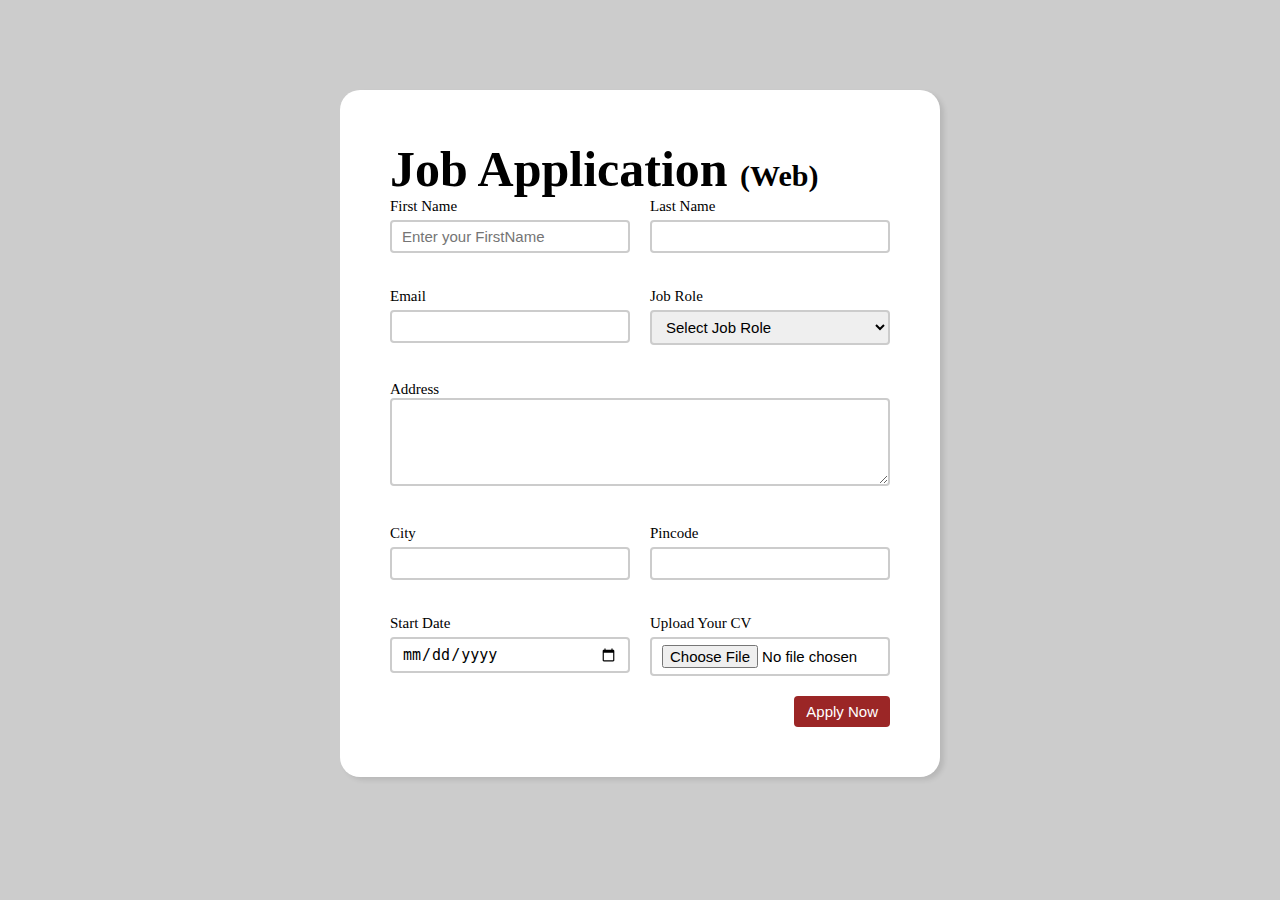
<file: index.html>
<!DOCTYPE html>
<html lang="en">
<head>
    <meta charset="UTF-8">
    <meta name="viewport" content="width=device-width, initial-scale=1.0">
    <link rel ="stylesheet" href="./style.css">
    <title>Job Application Form</title>
</head>
<body>
    <div class="container">
       
            <h1>Job Application <span class="small">(Web)</span></h1>
            <form action="#">
             <div class="form">
                <div class="form_control">
                    <label for="firstname">First Name</label>
                    <input type="text" id="firstname" name="firstname"placeholder="Enter your FirstName">
                </div>
                <div class="form_control">
                    <label for="lastname">Last Name</label>
                    <input type="text" id="lastname" name="lastname">
                </div>
                <div class="form_control">
                        <label for="email">Email</label>
                        <input type="email" id=email name="email">
                </div>
                <div class="form_control">
                    <label for="job">Job Role</label>
                    
                    <select name="job" id="job">
                        <option value="" selected>Select Job Role</option>
                        <option value="webdev">Web Developer</option>
                        <option value="datascience">Data Science</option>
                        <option value="AIengineer">AI Engineer</option>
                        <option value="SDE">Software Developer</option>
                    
                    </select>
                </div>
                <div class=" textarea_control">
                    <label for="address">Address</label>
                    <textarea name="address" id="address" cols="55" rows="4"></textarea>
                </div>
                
               
                <div class="form_control">
                    <label for="city">City</label>
                    <input type="text" name="city" id="city">
                </div>
                <div class="form_control">
                    <label for="pincode">Pincode</label>
                    <input type="number" name="pincode" id="pincode">
                </div>
                <div class="form_control">
                    <label for="date">Start Date</label>
                    <input type="date" name="date" id="date">
                </div>
                 <div class="form_control">
                    <label for="cv">Upload Your CV</label>
                <input type="file">
                </div>
                
                </div>
                <div class="button_container">
                    <button type="submit">Apply Now </button>
                </div>
            </form>
      
            
    </div>
    
</body>
</html>
</file>
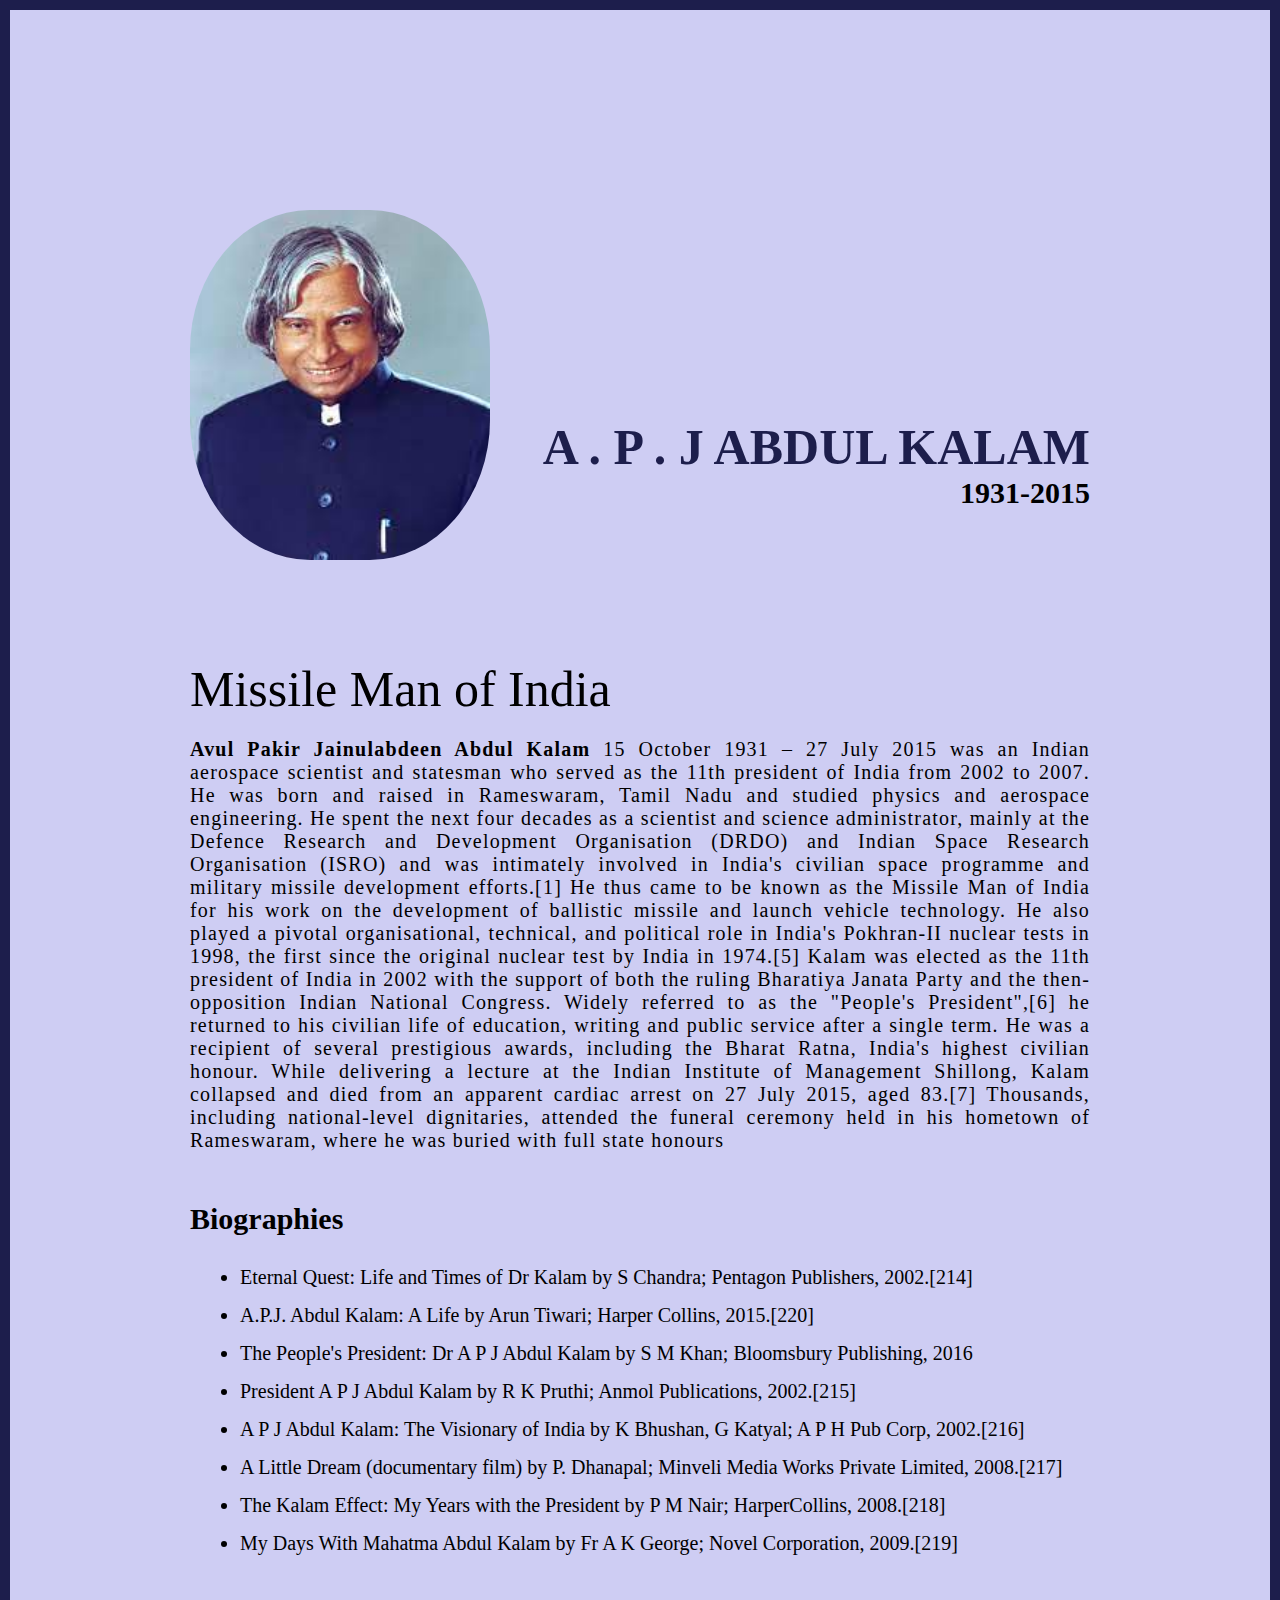
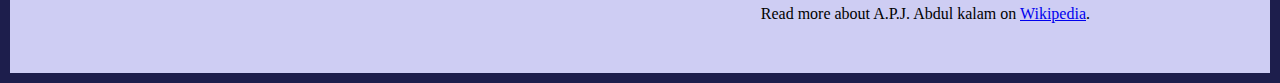
<file: project 1/index.html>
<!DOCTYPE html>
<html lang="en">
<head>
    <meta charset="UTF-8">
    <meta name="viewport" content="width=device-width, initial-scale=1.0">
    <link rel="stylesheet" href="stylee.css">

    <title>The Tribute Website</title>
</head>
<body>
    <div class="container">
        <div class="content">
            <section class="top_section">
                <div class="image_container"><img src="./apj abdul kalam.jpg" alt="A.P.J abdul kalam"></div>
            
        <div>
            <h1>A . P . J Abdul Kalam</h1>
            <h4>1931-2015</h4>
        </div>
        
</section>
<section class="about_section">
    <h2>Missile Man of India</h2>
    <p><b>Avul Pakir Jainulabdeen Abdul Kalam</b>  15 October 1931 – 27 July 2015 was an Indian aerospace
    scientist and statesman who served as the 11th president of India from 2002 to 2007. He was born and raised in
    Rameswaram, Tamil Nadu and studied physics and aerospace engineering. He spent the next four decades as a scientist and
    science administrator, mainly at the Defence Research and Development Organisation (DRDO) and Indian Space Research
    Organisation (ISRO) and was intimately involved in India's civilian space programme and military missile development
    efforts.[1] He thus came to be known as the Missile Man of India for his work on the development of ballistic missile
    and launch vehicle technology. He also played a pivotal organisational, technical, and political role in
    India's Pokhran-II nuclear tests in 1998, the first since the original nuclear test by India in 1974.[5]
    
    Kalam was elected as the 11th president of India in 2002 with the support of both the ruling Bharatiya Janata Party and
    the then-opposition Indian National Congress. Widely referred to as the "People's President",[6] he returned to his
    civilian life of education, writing and public service after a single term. He was a recipient of several prestigious
    awards, including the Bharat Ratna, India's highest civilian honour.
    
    While delivering a lecture at the Indian Institute of Management Shillong, Kalam collapsed and died from an apparent
    cardiac arrest on 27 July 2015, aged 83.[7] Thousands, including national-level dignitaries, attended the funeral
    ceremony held in his hometown of Rameswaram, where he was buried with full state honours</p>
</section>
<section class="biography_section">
    <h3>Biographies</h3>
    <ul>
    <li>Eternal Quest: Life and Times of Dr Kalam by S Chandra; Pentagon Publishers, 2002.[214]
   <li> A.P.J. Abdul Kalam: A Life by Arun Tiwari; Harper Collins, 2015.[220]</li>
   <li> The People's President: Dr A P J Abdul Kalam by S M Khan; Bloomsbury Publishing, 2016</li>
    <li>President A P J Abdul Kalam by R K Pruthi; Anmol Publications, 2002.[215]</li>
    <li>A P J Abdul Kalam: The Visionary of India by K Bhushan, G Katyal; A P H Pub Corp, 2002.[216]</li>
    <li>A Little Dream (documentary film) by P. Dhanapal; Minveli Media Works Private Limited, 2008.[217]</li>
    <li>The Kalam Effect: My Years with the President by P M Nair; HarperCollins, 2008.[218]</li>
    <li>My Days With Mahatma Abdul Kalam by Fr A K George; Novel Corporation, 2009.[219]</li>
    </ul>
</section>
<footer class="footer">
    <p>Read more about A.P.J. Abdul kalam on <a href="https://en.wikipedia.org/wiki/A._P._J._Abdul_Kalam#cite_note-9">Wikipedia</a>.</p>
</footer>
</div>
    </div>
</body>
</html>
</file>
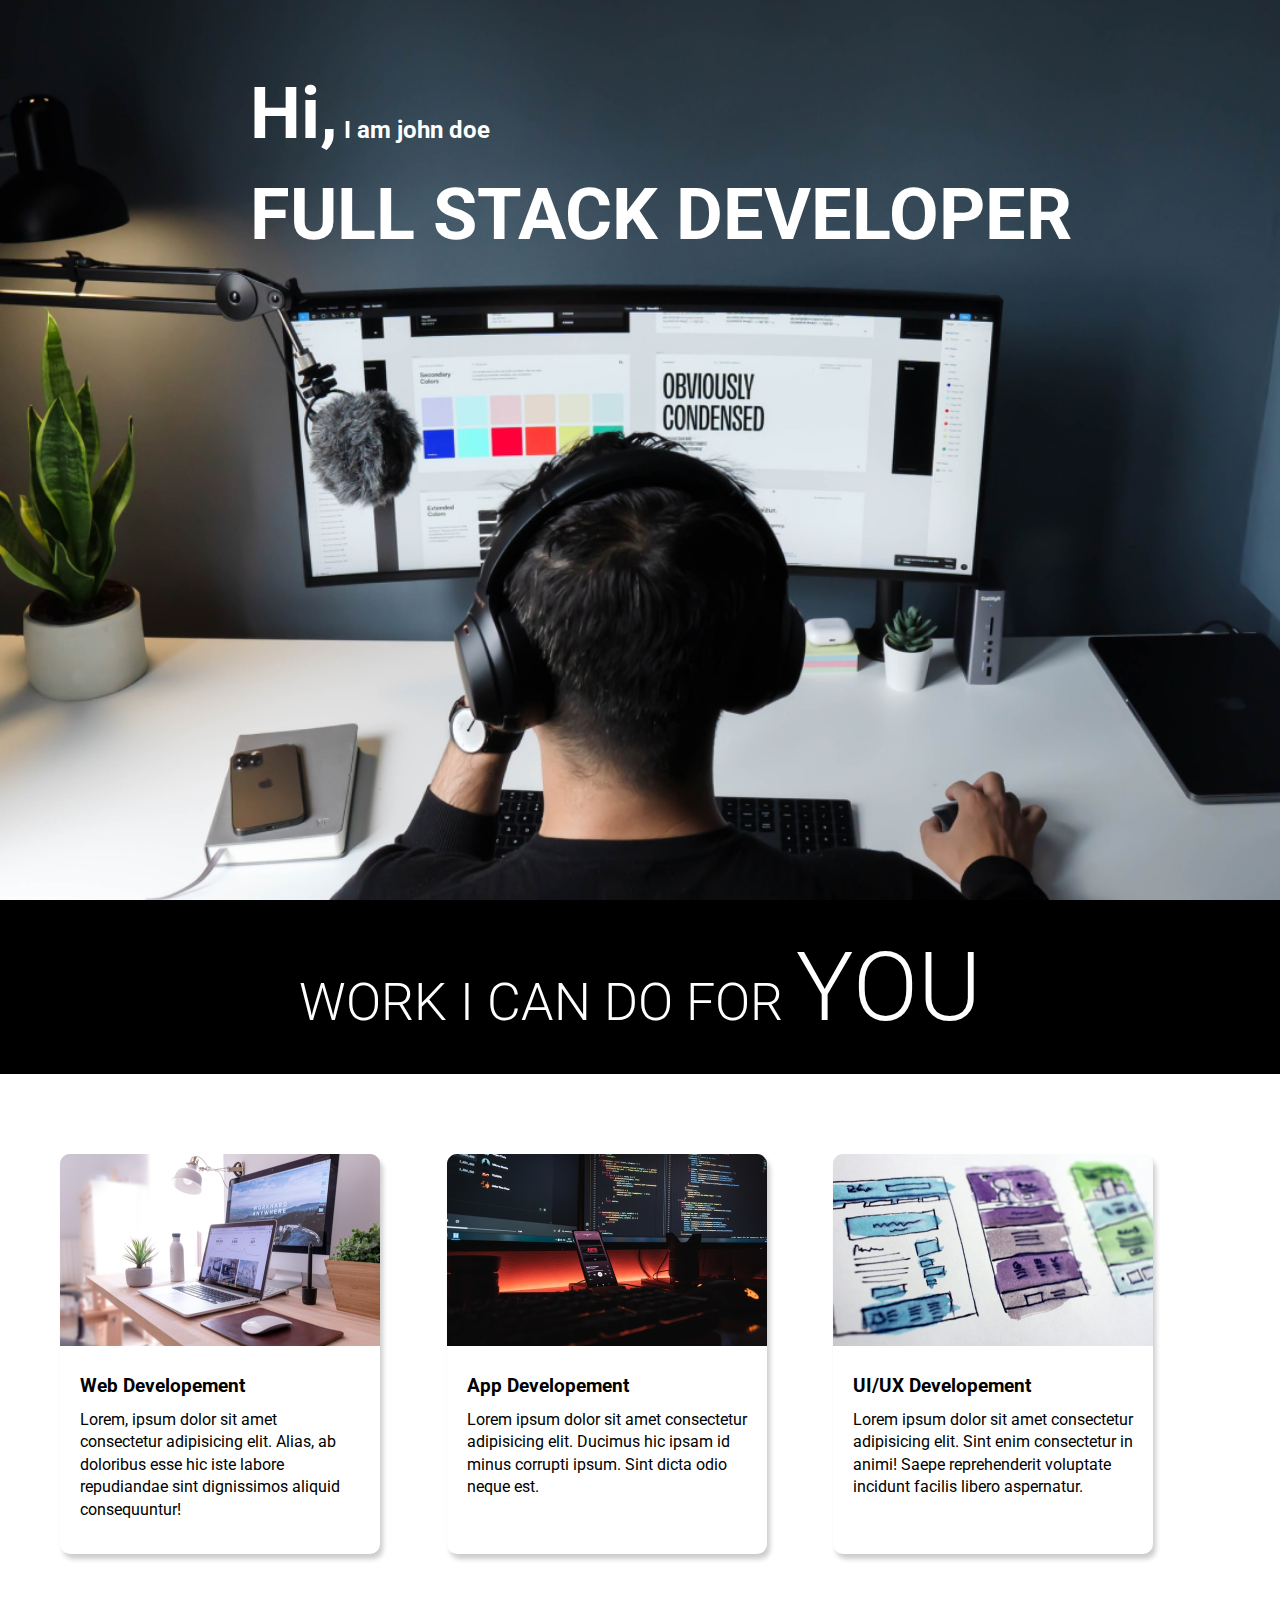
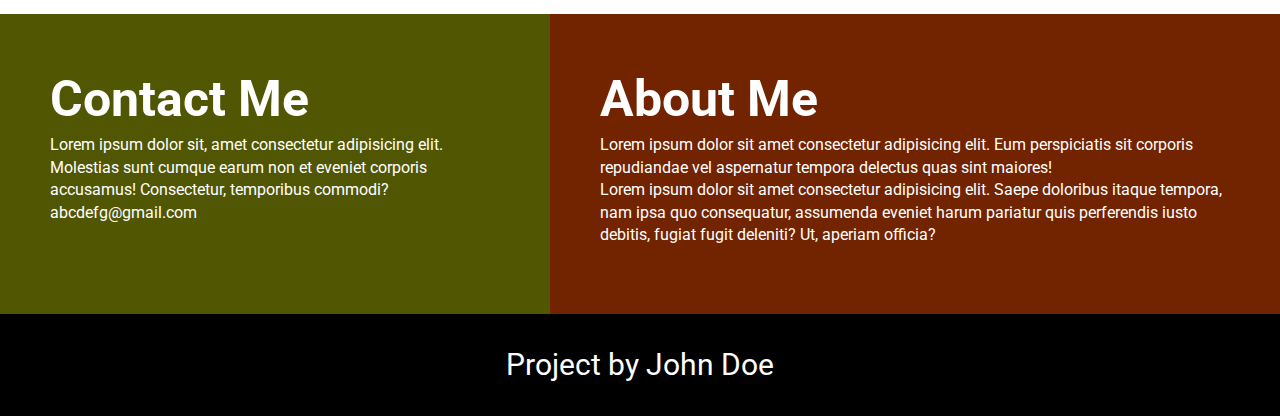
<file: project4/index.html>
<!DOCTYPE html>
<html lang="en">
<head>
    <meta charset="UTF-8">
    <meta name="viewport" content="width=device-width, initial-scale=1.0">
    <title>Developer landing page</title>
    <link rel="stylesheet" href="./style.css" >
</head>
<body>
    <section class="hero_section">
        <div class="text_container">
            <h2><span class="lg-text">Hi,</span> I am john doe</h2>
            <h1 class="lg-text">FULL STACK DEVELOPER</h1>
        </div>    
    </section>
    <section class="blackbox">
        <h2>WORK I CAN DO FOR  <span class=""> YOU</span></h2>
    </section>
    <section class="work">
        
        <div class="card">
            <div class="image_container">
                <img src="images/web.png" alt="">
            </div>
            <div class="card_container">
                <h3>Web Developement</h3>
                    <p>Lorem, ipsum dolor sit amet consectetur adipisicing elit. Alias, ab doloribus esse hic iste labore repudiandae sint dignissimos aliquid consequuntur!</p> 
            </div>
        </div>
       
        <div class="card">
            <div class="image_container">
                <img src="images/mobile.png" alt="">
            </div>
            <div class="card_container">
                <h3>App Developement</h3>
                    <p>Lorem ipsum dolor sit amet consectetur adipisicing elit. Ducimus hic ipsam id minus corrupti ipsum. Sint dicta odio neque est.</p>
                
        </div>
        </div>
        <div class="card">
            <div class="image_container">
                <img src="images/uiux.png" alt="">
            </div>
            <div class="card_container">
                <h3>UI/UX Developement</h3>
                    <p>Lorem ipsum dolor sit amet consectetur adipisicing elit. Sint enim consectetur in animi! Saepe reprehenderit voluptate incidunt facilis libero aspernatur.
                    </p>
               
            </div>
        </div>
    </section>
    <section class="bottom">
        <div class="contact">
            <h2 class="l-text">Contact Me</h2>
            <p>Lorem ipsum dolor sit, amet consectetur adipisicing elit. Molestias sunt cumque earum non et eveniet corporis accusamus! Consectetur, temporibus commodi?</p>
            <p>abcdefg@gmail.com</p>
        </div>
        <div class="about">
            <h2 class="l-text">About Me</h2>
            <p>Lorem ipsum dolor sit amet consectetur adipisicing elit. Eum perspiciatis sit corporis repudiandae vel aspernatur tempora delectus quas sint maiores!</p>
            <p>Lorem ipsum dolor sit amet consectetur adipisicing elit. Saepe doloribus itaque tempora, nam ipsa quo consequatur, assumenda eveniet harum pariatur quis perferendis iusto debitis, fugiat fugit deleniti? Ut, aperiam officia?
            </p>       
        </div>
    </section>
    <footer>
        Project by John Doe
    </footer>
</body>
</html>
</file>
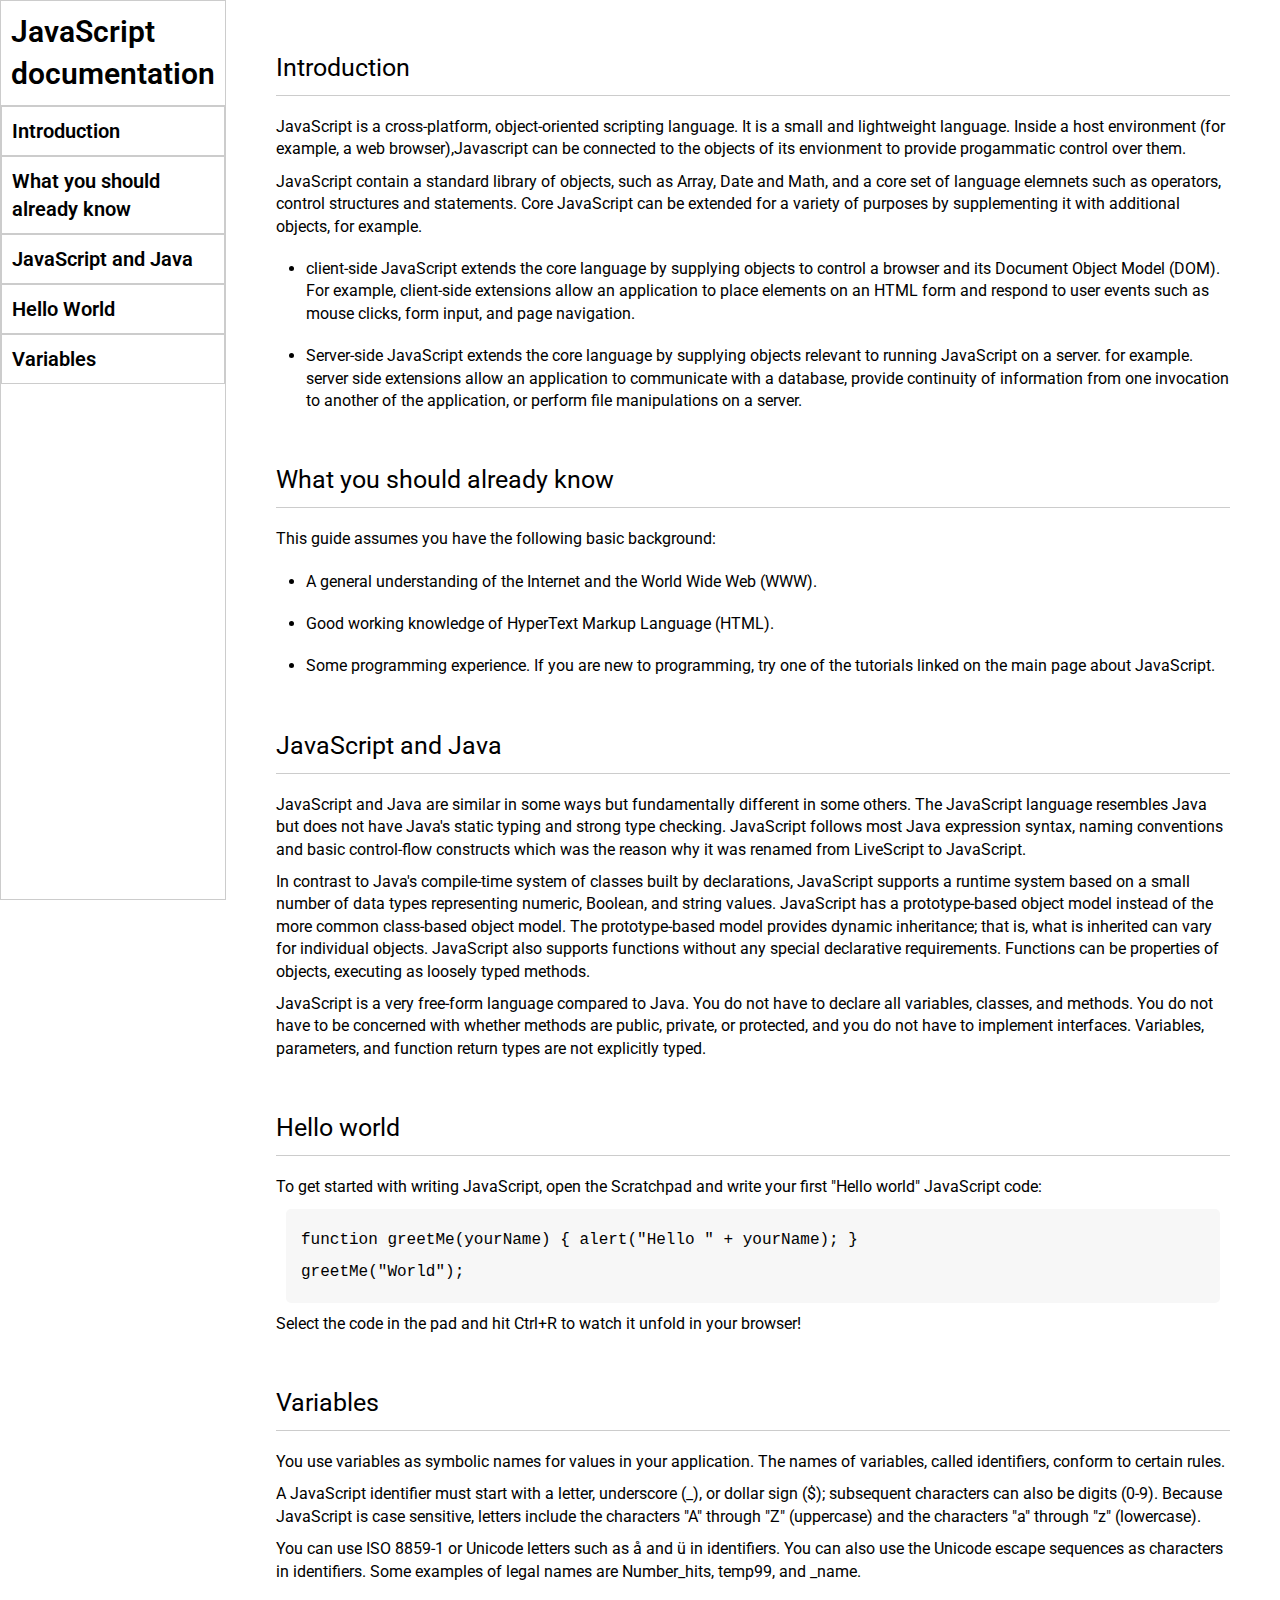
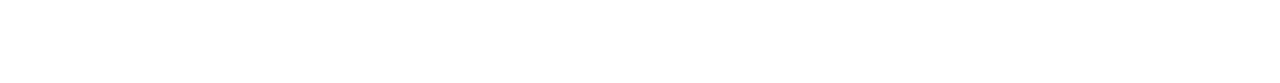
<file: project7/index.html>
<!DOCTYPE html>
<html lang="en">
<head>
    <meta charset="UTF-8">
    <meta name="viewport" content="width=device-width, initial-scale=1.0">
    <title>Documentation Website</title>
    <link rel="stylesheet" href="style.css">
</head>
<body>
    <header>
        <nav>
            <h1>JavaScript documentation</h1>
            <ul>
                <a href="#introduction"><li>Introduction</li></a>
                <a href="#What_you_should_already_know">
                    <li>
                        What you should already know
                    </li>
                </a>
                <a href="#javascript_and_java"><li>JavaScript and Java</li>
                </a>

                <a href="#hello_world"><li>Hello World</li></a>
                <a href="#variables"><li>Variables</li></a>

            </ul>
        </nav>
    </header>
    <main>
        <section id="introduction">
            <h2>Introduction</h2>
            <article>
                <p>
                    JavaScript is a cross-platform, object-oriented scripting language. It is a small and lightweight language. Inside a host environment (for example, a web browser),Javascript can be connected to the objects of its envionment to provide progammatic control over them.
                </p>
                <p>
                    JavaScript contain a standard library of objects, such as Array, Date and Math, and a core set of language elemnets such as operators, control structures and statements. Core JavaScript can be extended for a variety of purposes by supplementing it with additional objects, for example.
                    <ul>
                        <li>client-side JavaScript extends the core language by supplying objects to control a browser and its Document Object Model (DOM). For example, client-side extensions allow an application to place elements on an HTML form and respond to user events such as mouse clicks, form input, and page navigation.</li>
                        <li>Server-side JavaScript extends the core language by supplying objects relevant to running JavaScript on a server. for example. server side extensions allow an application to communicate with a database, provide continuity of information from one invocation to another of the application, or perform file manipulations on a server.</li>
                    </ul>
                </p>
            </article>
        </section>
        <section id="What_you_should_already_know">
            <h2>What you should already know</h2>
            <article>
                <p>This guide assumes you have the following basic background:</p>
        
                <ul>
                    <li>
                        A general understanding of the Internet and the World Wide Web
                        (WWW).
                    </li>
                    <li>Good working knowledge of HyperText Markup Language (HTML).</li>
                    <li>
                        Some programming experience. If you are new to programming, try
                        one of the tutorials linked on the main page about JavaScript.
                    </li>
                </ul>
            </article>
        </section>
        <section id="javascript_and_java">
            <h2>JavaScript and Java</h2>
            <article>
                <p>
                    JavaScript and Java are similar in some ways but fundamentally
                    different in some others. The JavaScript language resembles Java but
                    does not have Java's static typing and strong type checking.
                    JavaScript follows most Java expression syntax, naming conventions
                    and basic control-flow constructs which was the reason why it was
                    renamed from LiveScript to JavaScript.
                </p>
        
                <p>
                    In contrast to Java's compile-time system of classes built by
                    declarations, JavaScript supports a runtime system based on a small
                    number of data types representing numeric, Boolean, and string
                    values. JavaScript has a prototype-based object model instead of the
                    more common class-based object model. The prototype-based model
                    provides dynamic inheritance; that is, what is inherited can vary
                    for individual objects. JavaScript also supports functions without
                    any special declarative requirements. Functions can be properties of
                    objects, executing as loosely typed methods.
                </p>
                <p>
                    JavaScript is a very free-form language compared to Java. You do not
                    have to declare all variables, classes, and methods. You do not have
                    to be concerned with whether methods are public, private, or
                    protected, and you do not have to implement interfaces. Variables,
                    parameters, and function return types are not explicitly typed.
                </p>
            </article>
        </section>
        <section id="hello_world">
            <h2>Hello world</h2>
            <article>
                To get started with writing JavaScript, open the Scratchpad and write
                your first "Hello world" JavaScript code:
                <pre>
                    function greetMe(yourName) { alert("Hello " + yourName); }
                    greetMe("World");
                </pre>
        
                Select the code in the pad and hit Ctrl+R to watch it unfold in your
                browser!
            </article>
        </section>
        <section id="variables">
            <h2>Variables</h2>
            <article>
                <p>
                    You use variables as symbolic names for values in your application.
                    The names of variables, called identifiers, conform to certain
                    rules.
                </p>
                <p>
                    A JavaScript identifier must start with a letter, underscore (_), or
                    dollar sign ($); subsequent characters can also be digits (0-9).
                    Because JavaScript is case sensitive, letters include the characters
                    "A" through "Z" (uppercase) and the characters "a" through "z"
                    (lowercase).
                </p>
                <p>
                    You can use ISO 8859-1 or Unicode letters such as å and ü in
                    identifiers. You can also use the Unicode escape sequences as
                    characters in identifiers. Some examples of legal names are
                    Number_hits, temp99, and _name.
                </p>
            </article>
        </section>
        
    </main>
</body>
</html>
</file>
<file: style.css>
*{
    padding:0;
    margin: 0;
    box-sizing: border-box;

}
body{
    background-color:#ccc;
}

.container{
   max-width:600px;
   background-color: white;
   margin:90px auto ;
   border-radius: 20px;
   padding: 50px;
   box-shadow: 4px 3px 5px rgba(1, 1, 1, 0.1);
 
}
.container h1{
    font-size: 50px;
}
.small{
    font-size:30px;
}

.form{ 
    display:grid;
    grid-template-columns:repeat(auto-fit,minmax(200px,1fr));
    gap:20px
 
}

.form_control{
    display: flex;
    flex-direction: column;
}
label{
    font-size: 15px;
    font-weight: 50;
    margin-bottom: 5px;
}
input, select, textarea{
    padding:6px 10px;
    border:2px solid #ccc;
    border-radius: 4px;
    font-size: 15px;
    margin-bottom: 15px;;
}
input:focus , select:focus{
    border: 2px solid rgb(120, 6, 6);
}

.button_container{
    display:flex;
    justify-content: flex-end;
    margin-top: 5px;

}
button{
    background-color: rgb(155, 38, 38);
    border:transparent solid 2px;
    padding:5px 10px;
    border-radius: 4px;   
    color:white;
    transition:0.3s ease-in;
    font-size: 15px;
}
button:hover{
    background-color: #ccc;
    border:2px solid rgb(156, 25, 25);
    color:black;
    transition: 0.3s ease-out;
    cursor: pointer;
}
.textarea_control{
    grid-column: 1 / span 2;
}
.textarea_control textarea{
    width:100%;
}
@media (max-width:514px){
    .textarea_control{
        grid-column: 1/span 1;
    }
}
</file>
<file: project 1/stylee.css>
*{
    margin:0;
    padding:0;
    box-sizing: border-box;
}


.container{
    background-color: rgb(206, 205, 243);
    /* height: 100vh; */
    border:10px solid #1d1e4c;

}
.content{
    max-width: 900px;
    margin:0 auto;
}
.image_container,img{
    width:300px;
    height: 350px;
    border-radius: 40%;
    margin-top:50px


}
.top_section{
    margin-top:100px;
    display:flex;
    justify-content: space-between;
    align-items: flex-end;
}
.top_section h1{
    font-size:50px;
    font-weight:bold;
    color:#1d1e4c;
    text-transform: uppercase;
}
.top_section h4{
    text-align:end;
    font-size:30px;
    
}
.about_section p{
    text-align: justify;
    font-size:20px;
    letter-spacing: 1.2px;
}
.about_section{
    margin-top:150px;
}
.about_section h2 {
    font-size:50px;
    font-weight: 400;
    margin-bottom:20px;

}
.about_section h4{
    margin-top:30px;
    font-size: 80px;
    line-height: 40px;
    letter-spacing: 1.8px;
}
.biography_section{
    margin:50px 0;

}
.biography_section h3{
    margin-bottom: 30px;
    font-size: 30px;

}
.biography_section li{
    margin-left: 50px;
    margin-bottom: 15px;
    font-size: 20px;
}
.footer{
    margin:50px 0;

}
.footer p{
    text-align: end;
}
</file>
<file: project4/style.css>
@import url('https://fonts.googleapis.com/css2?family=Roboto:ital,wght@0,100;0,300;1,100;1,300&display=swap');

*{
    margin: 0;
    padding: 0;
    box-sizing: border-box;
}

html, body{
    line-height: 1.4;
    font-size: 300;
    font-family: 'Roboto', sans-serif;
}
.hero_section{
    background-image: url(./images/developer.png);
    min-height: 100vh;
    
    background-position: center;
    background-repeat: no-repeat;
    background-size: cover;
}
.text_container{
    color:white;
    max-width: 900px;
    margin:0 auto;
    padding-top: 64px;
    padding-left: 60px;

}
.lg-text{
    font-size: 72px;
}
.blackbox{
    background-color: black;
    padding: 20px;
}
.blackbox h2{
    color:white;
    font-size: 52px;
    text-align: center;
    font-weight: 300;
}
.blackbox h2 span{
    font-size: 96px;
}
.work{
    margin-top: 50px;
    padding: 60px;
    display: grid;
    grid-template-columns: repeat(auto-fit,minmax(320px,1fr));
    max-width: 1300px;
    margin: 0 auto;
}
.card{
    margin-top: 20px;;
    max-width:320px;
    height: 400px;
    border-radius: 10px;
    box-shadow: 3px 5px 5px rgba(1, 1, 1, 0.2);
    transition:all 0.5s ease-in-out;
}
.card:hover{
    transform: scale(1.04);
    box-shadow: 6px 9px 9px rgba(1, 1, 1, 0.6);
}
.card_container{
    padding: 20px;
}
.card_container h3{
    margin-bottom: 10px;
}
.bottom{
    display: flex;

}
.contact{
    background-color: #515603;
    

}
.about{
    background-color: #722300;
}
.contact, .about{
    min-height: 300px;
    padding: 50px;
    color:white;
}
.l-text{
    font-size:50px;
}
footer{
    background-color: black;
    text-align:center;
    color:white;
    font-size:30px;
    padding:30px;
    width:100vw;
}
@media(max-width:495px){
    .lg-text{
        font-size: 30px;
    }
    .hero_section,.blackbox,.work,.bottom,footer{
        width:100vh;
    }
    .work{
      
        gap:10px;
    }

}
</file>
<file: project7/style.css>
@import url('https://fonts.googleapis.com/css2?family=Roboto:ital,wght@0,100;0,300;1,100;1,300&display=swap');

*{
    margin:0;
    padding:0;
    box-sizing: border-box;
}
html,body{
    font-family: "Roboto", sans-serif;
    font-weight: 400;
    line-height: 1.4;
    scroll-behavior: smooth;
    
}

a{
    text-decoration: none;

}
body{
    display: flex;
}

header{
    border:1px solid #ccc;
    height:100vh;

}
nav h1{
    font-size: 30px;
    font-weight: 600;
    padding:10px;
    border-bottom: 1px solid #ccc;
}

nav ul{
    list-style: none;
}
nav ul li{
    font-size: 20px;
    font-weight: 600;
    border:1px solid #ccc;
    padding:10px;
    color:black;
    transition:all 0.3s ease-in-out;

}

nav ul li:hover{
    background-color: #ccc;
    
 } 

 main{
    padding: 50px;
    max-width: 1200px;
 }

 section{
    margin-bottom: 50px;
 }
 section h2{
    font-weight: 400;
    padding-bottom: 10px;
    margin-bottom: 20px;
    font-size: 25px;
    letter-spacing: 1.4;
    border-bottom: 1px solid #ccc;
 }
 article p{
    margin-bottom: 10px;
    font-size: 16px;
    
 }
 article ul li{
    margin-top: 20px;
    margin-left: 30px;
    margin-bottom: 10px;
 }

 article pre{
    white-space: pre-line;
    line-height: 2;
    background-color: #f7f7f7;
    padding: 15px;
    margin: 10px;
    font-size: 16px;
    border-radius: 5px;
 }
 @media(max-width:480px){
    body{
        flex-direction: column;
    }
    header{
        height: auto;
    }
 }
</file>
